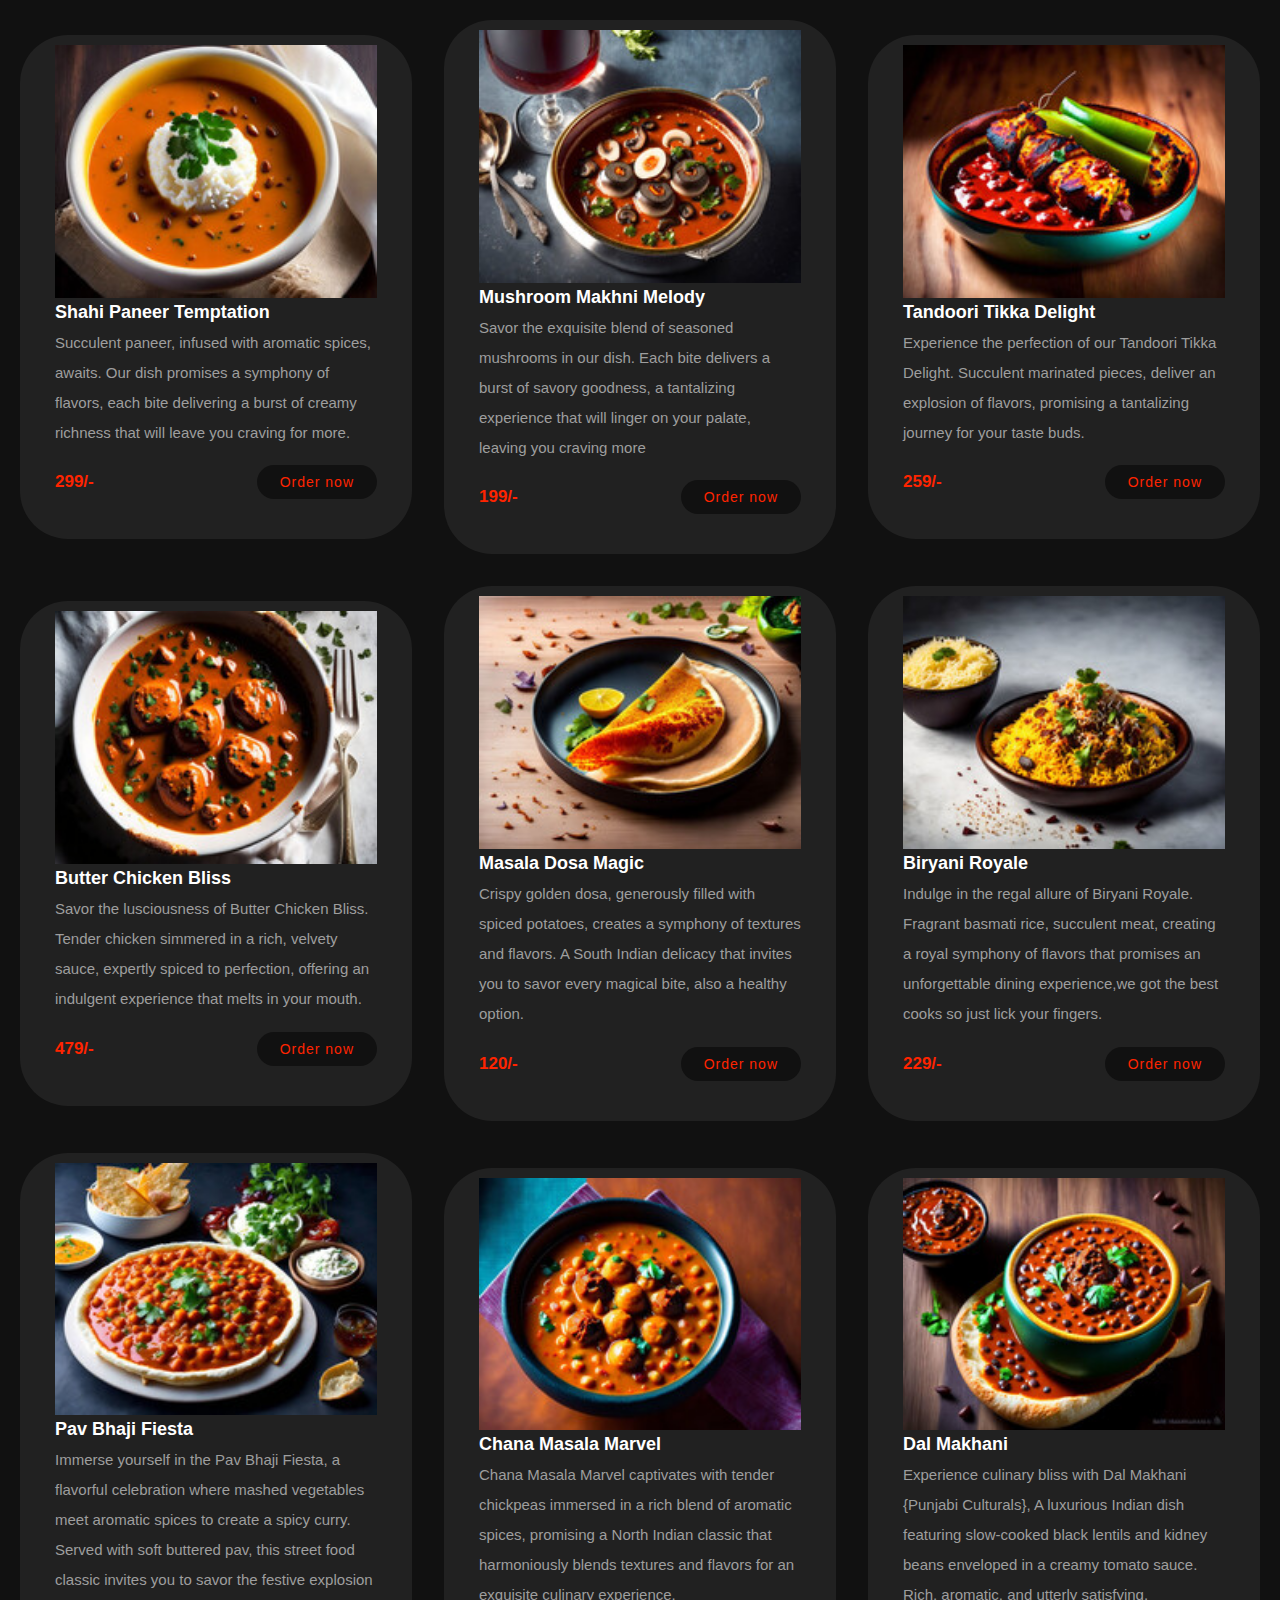
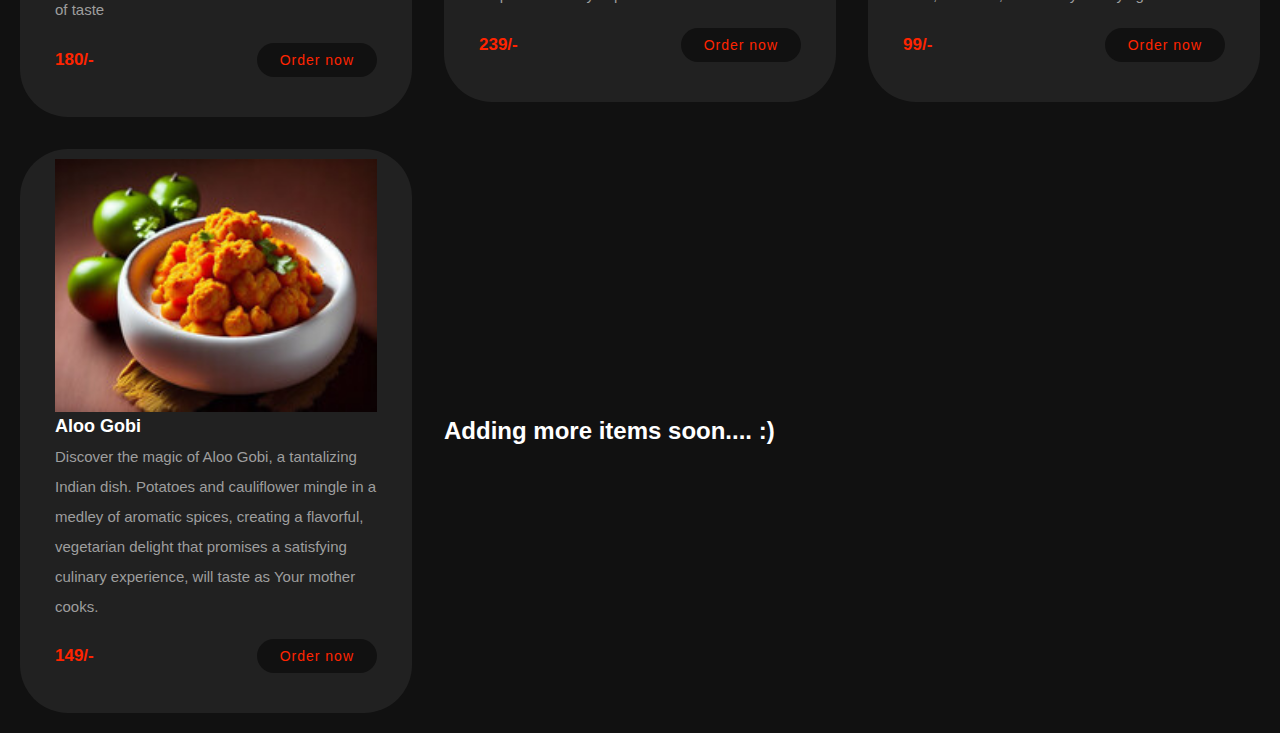
<file: allproducts.html>
<!DOCTYPE html>
<html lang="en">
<head>
    <meta charset="UTF-8">
    <meta name="viewport" content="width=device-width, initial-scale=1.0">
    <title>Document</title>
    <link rel="stylesheet" href="style.css">
    <style>
        .shop-content{
            margin:10px;
            padding:10px;
        }
    </style>
</head>
<body>
    <div class="shop-content">
        <div class="row">
          <img src="pic 1.jpg">
          <h3>Shahi Paneer Temptation</h3>
          <p>Succulent paneer, infused with aromatic spices, awaits. Our dish promises a symphony of flavors, each bite delivering a burst of creamy richness that will leave you craving for more.</p>
          <div class="in-text">
            <div class="price">
              <h6>299/-</h6>
            </div>
            <div class="s-btnn">
              <a href="#">Order now</a>
            </div>
          </div>
          <div class="top-icon">
            <a href="#"><i class='bx bxs-heart'></i></a>
          </div>
        </div>
        
        <div class="row">
          <img src="pic 2.jpg">
          <h3>Mushroom Makhni Melody</h3>
          <p>Savor the exquisite blend of seasoned mushrooms in our dish. Each bite delivers a burst of savory goodness, a tantalizing experience that will linger on your palate, leaving you craving more</p>
          <div class="in-text">
            <div class="price">
              <h6>199/-</h6>
            </div>
            <div class="s-btnn">
              <a href="#">Order now</a>
            </div>
          </div>
          <div class="top-icon">
            <a href="#"><i class='bx bxs-heart'></i></a>
          </div>
        </div>
    
        <div class="row">
          <img src="pic 3.jpg">
          <h3>Tandoori Tikka Delight</h3>
          <p>Experience the perfection of our Tandoori Tikka Delight. Succulent marinated pieces, deliver an explosion of flavors, promising a tantalizing journey for your taste buds.</p>
          <div class="in-text">
            <div class="price">
              <h6>259/-</h6>
            </div>
            <div class="s-btnn">
              <a href="#">Order now</a>
            </div>
          </div>
          <div class="top-icon">
            <a href="#"><i class='bx bxs-heart'></i></a>
          </div>
        </div>
    
        <div class="row">
          <img src="pic 4.jpg">
          <h3>Butter Chicken Bliss</h3>
          <p>Savor the lusciousness of Butter Chicken Bliss. Tender chicken simmered in a rich, velvety sauce, expertly spiced to perfection, offering an indulgent experience that melts in your mouth.</p>
          <div class="in-text">
            <div class="price">
              <h6>479/-</h6>
            </div>
            <div class="s-btnn">
              <a href="#">Order now</a>
            </div>
          </div>
          <div class="top-icon">
            <a href="#"><i class='bx bxs-heart'></i></a>
          </div>
        </div>
    
        <div class="row">
          <img src="pic 5 (1).jpg">
          <h3>Masala Dosa Magic</h3>
          <p>Crispy golden dosa, generously filled with spiced potatoes, creates a symphony of textures and flavors. A South Indian delicacy that invites you to savor every magical bite, also a healthy option.</p>
          <div class="in-text">
            <div class="price">
              <h6>120/-</h6>
            </div>
            <div class="s-btnn">
              <a href="#">Order now</a>
            </div>
          </div>
          <div class="top-icon">
            <a href="#"><i class='bx bxs-heart'></i></a>
          </div>
        </div>
    
        <div class="row">
          <img src="pic 6 (1).jpg">
          <h3>Biryani Royale</h3>
          <p>Indulge in the regal allure of Biryani Royale. Fragrant basmati rice, succulent meat, creating a royal symphony of flavors that promises an unforgettable dining experience,we got the best cooks so just lick your fingers.</p>
          <div class="in-text">
            <div class="price">
              <h6>229/-</h6>
            </div>
            <div class="s-btnn">
              <a href="#">Order now</a>
            </div>
          </div>
          <div class="top-icon">
            <a href="#"><i class='bx bxs-heart'></i></a>
          </div>
        </div>
    
        <div class="row">
          <img src="pic 7 (1).jpg">
          <h3>Pav Bhaji Fiesta</h3>
          <p>Immerse yourself in the Pav Bhaji Fiesta, a flavorful celebration where mashed vegetables meet aromatic spices to create a spicy curry. Served with soft buttered pav, this street food classic invites you to savor the festive explosion of taste</p>
          <div class="in-text">
            <div class="price">
              <h6>180/-</h6>
            </div>
            <div class="s-btnn">
              <a href="#">Order now</a>
            </div>
          </div>
          <div class="top-icon">
            <a href="#"><i class='bx bxs-heart'></i></a>
          </div>
        </div>
    
        <div class="row">
          <img src="pic 8 (1).jpg">
          <h3>Chana Masala Marvel</h3>
          <p>Chana Masala Marvel captivates with tender chickpeas immersed in a rich blend of aromatic spices, promising a North Indian classic that harmoniously blends textures and flavors for an exquisite culinary experience.</p>
          <div class="in-text">
            <div class="price">
              <h6>239/-</h6>
            </div>
            <div class="s-btnn">
              <a href="#">Order now</a>
            </div>
          </div>
          <div class="top-icon">
            <a href="#"><i class='bx bxs-heart'></i></a>
          </div>
        </div>
        <div class="row">
            <img src="daalmakhni (1).jpg">
            <h3>Dal Makhani</h3>
            <p>Experience culinary bliss with Dal Makhani {Punjabi Culturals}, A luxurious Indian dish featuring slow-cooked black lentils and kidney beans enveloped in a creamy tomato sauce. Rich, aromatic, and utterly satisfying.</p>
            <div class="in-text">
              <div class="price">
                <h6>99/-</h6>
              </div>
              <div class="s-btnn">
                <a href="#">Order now</a>
              </div>
            </div>
            <div class="top-icon">
              <a href="#"><i class='bx bxs-heart'></i></a>
            </div>
        </div>
            <div class="row">
                <img src="allu gobi (1).jpg">
                <h3>Aloo Gobi</h3>
                <p>Discover the magic of Aloo Gobi, a tantalizing Indian dish. Potatoes and cauliflower mingle in a medley of aromatic spices, creating a flavorful, vegetarian delight that promises a satisfying culinary experience, will taste as Your mother cooks.</p>
                <div class="in-text">
                  <div class="price">
                    <h6>149/-</h6>
                  </div>
                  <div class="s-btnn">
                    <a href="#">Order now</a>
                  </div>
                </div>
                <div class="top-icon">
                  <a href="#"><i class='bx bxs-heart'></i></a>
            </div>
      </div>
      <div class="end">
        <h2>Adding more items soon....  :)</h2>
      </div>
</body>
</html>
</file>
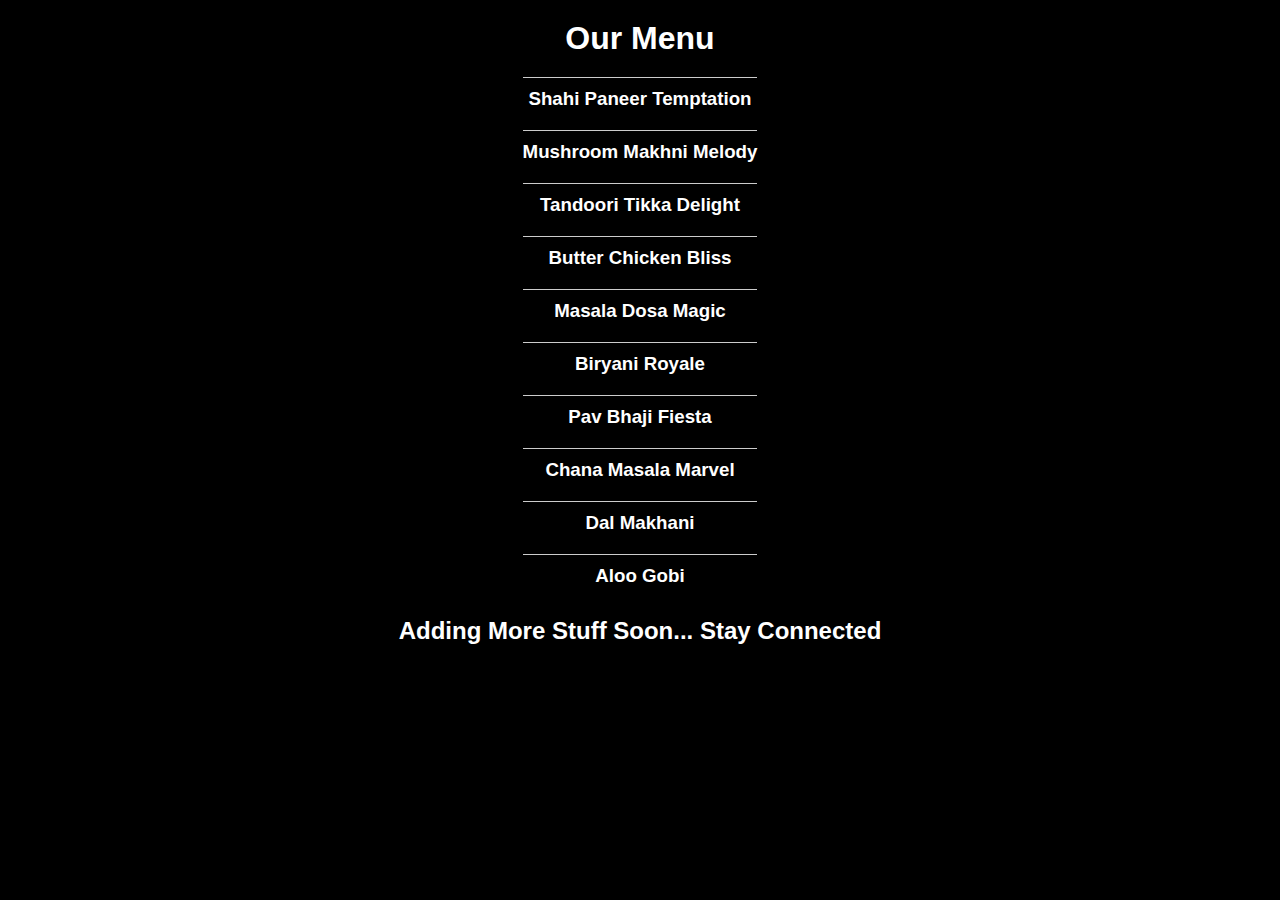
<file: menu.html>
<!DOCTYPE html>
<html lang="en">
<head>
    <meta charset="UTF-8">
    <meta name="viewport" content="width=device-width, initial-scale=1.0">
    <title>Our Menu</title>
    <style>
        body {
            margin: 0;
            padding: 0;
            font-family: 'Poppins', sans-serif;
            background-color: black; /* Set background color here */
            color: #fff;
        }

        nav {
            padding: 20px;
            text-align: center;
        }

        h1 {
            margin: 0;
            font-size: 2em;
        }

        ul {
            list-style-type: none;
            padding: 0;
            margin: 20px 0;
            display: grid;
            gap: 10px;
            justify-content: center;
        }

        li {
            border-top: 1px solid #ccc;
            padding: 10px 0;
        }

        h3 {
            margin: 0;
        }

        h2 {
            text-align: center;
            margin: 20px 0;
        }

        @media (max-width: 600px) {
            h1 {
                font-size: 1.5em;
            }

            ul {
                grid-template-columns: 1fr;
            }
        }
    </style>
</head>
<body>
    <nav>
        <h1>Our Menu</h1>
        <ul>
            <li><h3>Shahi Paneer Temptation</h3></li>
            <li><h3>Mushroom Makhni Melody</h3></li>
            <li><h3>Tandoori Tikka Delight</h3></li>
            <li><h3>Butter Chicken Bliss</h3></li>
            <li><h3>Masala Dosa Magic</h3></li>
            <li><h3>Biryani Royale</h3></li>
            <li><h3>Pav Bhaji Fiesta</h3></li>
            <li><h3>Chana Masala Marvel</h3></li>
            <li><h3>Dal Makhani</h3></li>
            <li><h3>Aloo Gobi</h3></li>
        </ul>

        <h2>Adding More Stuff Soon... Stay Connected</h2>
    </nav>
</body>
</html>
</file>
<file: style.css>
*{
    padding: 0;
    margin: 0;
    box-sizing: border-box;
    font-family: 'Poppins', sans-serif;
    list-style: none;
    text-decoration: none;
    scroll-behavior: smooth;
    scroll-padding-top: 3rem;
}
:root{
    --main-color:#FF2400;
    --text-color:#fff;
    --other-color:#212121;
    --second-color:#9e9e9e;
    --bg-color:#111111;

    --big-font:4.5rem;
    --h2-font:2.6rem;
    --p-font:1.1rem;
}

body{
    background: var(--bg-color);
    color: var(--text-color);
}

header{
    position:fixed;
    width: 100%;
    top: 0;
    right: 0;
    z-index: 1000;
    display: flex;
    align-items: center;
    justify-content: space-between;
    background: transparent;
    padding: 30px 14%;
    transition: all .50s ease;
}

.logo{
    display: flex;
    align-items: center;
    color: var(--text-color);
    font-size: 33px;
    font-weight: 700;
}

.logo i{
    vertical-align: middle;
    margin-right: 8px;
    color: var(--main-color);
}

.navlist{
    display: flex;
}

 .navlist a{
    color: var(--text-color);
    font-size: var(--p-font);
    font-weight: 600;
    margin: 0 30px;
    transition: all .50s ease;

 }   

.navlist a:hover{
    color: var(--main-color);
}

.navlist a.active{
    color: var(--main-color);
}

.nav-icons{
    display:flex;
    align-items: center;
    padding: 8px 15px;
    background:var(--main-color);
    border-radius: 3rem;
    box-shadow: #ff9f0d 0px 1px 25px;
}

.nav-icons i{
    vertical-align: middle;
    font-size: 14px;
    color: var(--bg-color);
    margin-right: 8px;
    margin-left: 5px;
    transition: all .50s ease;
}

#menu-icon{
    font-size: 32px;
    color: var(--bg-color);
    z-index: 10001;
    cursor: pointer;
    display: none;
}

.nav-icons i:hover{
    transform: scale(1.1);
    color: var(--text-color);
}

section{
    padding: 70px 14% 60px;
}

.home{
    position: relative;
    height: 100vh;
    width: 100%;
    display: grid;
    grid-template-columns: repeat(2,1fr);
    align-items: center;
    gap: 2rem;
}


.home-img  img{
    width: 100%;
    height:auto
}

.home-text{
    font-size: 50px;
}

.home-text h1{
    font-size: var(--big-color);
    font-weight: 700px;
    line-height: 1.3;
    margin-bottom: 3rem;

    
}

span{
    color: var(--main-color);
}

.btn{
    display: inline-block;
    padding: 15px 35px;
    background: var(--other-color);
    color: var(--main-color);
    font-size: var(--p-font);
    font-weight: 500;
    letter-spacing: 1px;
    border-radius: 3rem;
    transition: all .50s ease;
}
 
.btn i{
    vertical-align: middle;
    margin-left: 9px;
    font-size: 22px;
}

.btn:hover{
    background:var(--main-color);
    color: var(--bg-color);
    box-shadow: #ff9f0d 0px 1px 25px;

}

.btn2{
    font-size: 20px;
    display: inline-block;
    margin-left: 30px;
    font-size: var(--p-font);
    font-weight: 500;
    letter-spacing: 1px;
    border-bottom: 3px solid var(--main-color);
    color: var(--main-color);
    transition: all .50s ease;
}

.btn2:hover{
    transform: scale(1.1) translateX(12px);

}

header.sticky{
    padding: 12px 14%;
    background: var(--other-color);
}

.container{
    padding: 30px  14%  70px;
    display: grid;
    grid-template-columns: repeat(auto-fit,minmax(300px,auto));
    gap: 2rem;
    text-align: center;
}

.container-box{
    padding: 43px 43px 43px 43px;
    background: var(--other-color);
    border-radius: 3rem;
}

.container-box img{
    width: 100%;
    max-width: 50px;
    height: auto;
}

.container-box h3{
    font-size: 21px;
    font-weight: bold;
    margin: 16px 0;
}

.container-box a{
    color: var(--second-color);
    font-size: var(--p-font);
    letter-spacing: 1px;
    transition: all .50s ease;
}

.container-box a:hover{
    color: var(--main-color);
}


.about{
    display: grid;
    grid-template-columns: repeat(2,1fr);
    align-items: center;
    gap: 4rem;
}

.about-img img{
    width: 100%;
    height: auto;
}

.about-text h2{
    font-size: var(--h2-font);
    line-height: 1.3;
    margin-bottom: 2rem;
}

.about-text p{
    color: var(--second-color);
    font-size: var(--p-font);
    line-height: 30px;
    margin-bottom:3rem;
}

.middle-text{
    text-align: center;
}

.middle-text h4{
    font-size: 20px;
    font-weight: 700;
    margin-bottom: 10px;
    color: var(--main-color);
}

.middle-text h2{
    font-size: var(--h2-font);
}

.shop-content{
    display: grid;
    grid-template-columns: repeat(auto-fit,minmax(300px, auto));
    gap: 2rem;
    align-items: center;
    margin-top: 4rem;
}

.row{
    position: relative;
    padding: 10px 35px 40px;
    background: var(--other-color);
    border-radius: 3rem;
}

.row img{
    width: 100%;
    height: auto;
    transition: transform .50s ease;
    cursor: pointer;
}

.row h3{
    font-size: 18px;
    margin-bottom: 5px;
    font-weight: 700;
}

.row p{
    color:var(--second-color);
    font-size: var(--p-font);
    line-height: 30px;
    margin-bottom: 1.1rem;
}

.in-text{
    display: flex;
    align-items: center;
    justify-content: space-between;
}

.in-text .price h6{
    font-size: 17px;
    color: var(--main-color);
    font-weight: 600;
}

.in-text .s-btnn a{
    display: inline-block;
    padding: 9px 23px;
    background: var(--bg-color);
    color: var(--main-color);
    font-size: 14px;
    font-weight: 500;
    letter-spacing: 1px;
    border-radius: 3rem;
    transition: all .50s ease;
}

.in-text .s-btnn a:hover{
    background: var(--main-color);
    color: var(--bg-color);
    box-shadow: #ff9f0d 0px 1px 25px;
}

.top-icon{
    position: absolute;
    top: 30px;
    left: 35px;
}

.top-icon i{
    font-size: 22px;
    color: var(--main-color);
}

.row-btn{
    text-align: center;
    margin-top: 6rem;
}

.row img:hover{
    transform: scale(1.1);
}

.review-content{
    display: grid;
    grid-template-columns: repeat(auto-fit,minmax(300px,auto));
    gap: 2rem;
    align-items: center;
    margin-top: 4rem;
}

.box{
    padding: 35px;
    background: var(--other-color);
    border-radius: 3rem;
}

.box p{
    color: var(--second-color);
    font-size: var(--p-font);
    line-height: 30px;
    margin-bottom: 1.5rem;
}

.in-box{
    display: flex;
    align-items: center;
    gap: 30px;
}

.bx-img img{
    width: 100%;
    height: auto;
    border-radius: 3rem;

}

.bxx-text h4{
    margin: 5px 0;
    font-size: 18px;

}

.bxx-text h5{
    color: var(--second-color);
    font-size: 14px;
    font-weight: 500;
    letter-spacing: 1px;
    margin-bottom: 10px;
}

.ratings i{
    color: var(--main-color);
    font-size: 18px;
    margin-right: 5px;
}

.contact-content{
    display: flex;
    align-items: center;
    flex-wrap: wrap;
    flex-direction: column;
}

.contact-img{
    display: flex;
    flex-wrap: wrap;
    text-align: center;
    gap: 4rem;
    margin-bottom: 5rem;
}

.contact-img img{
    width: 100%;
    max-width: 200px;
    height: auto;
    cursor: pointer;
    transition: all .50s ease;
}

.contact-img img:hover{
    transform: scale(0.9);
}

.contact-text{
    text-align: center;
    margin-bottom: 4rem;
}

.contact-text h2{
    font-size: var(--h2-font);
    margin-bottom: 10px;
}

.contact-text p{
    color: var(--second-color);
    font-size: var(--p-font);
    max-width: 950px;
    line-height: 30px;
    margin-bottom: 3rem;
}

.social i{
    display: inline-block;
    font-size: 32px;
    color: var(--second-color);
    margin: 0 20px;
    transition: all .50s ease;
}

.social .clr i{
    color: var(--main-color);
}

.social i:hover{
    color: var(--main-color);
}

.details{
    display: flex;
    flex-wrap: wrap;
    align-items: center;
    gap: 3rem;
}

.main-d a{
    display: flex;
    align-items: center;
    color: var(--text-color);
    font-size: 20px;
    font-weight: 600;
}

.main-d i{
    vertical-align: middle;
    margin-right: 12px;
    font-size: 28px;
    color: var(--main-color);

}

.scroll{
    position: fixed;
    bottom: 2.2rem;
    border-top: 2rem;
    right: 3.2rem;
}

.scroll i{
    font-size: 22px;
    color: var(--text-color);
    border-radius: 2rem;
    background: var(--main-color);
    padding: 10px;
}

@media (max-width:1545px){
    header{
        padding: 22px 4%;
        transition: .2s;
    }
    header.sticky{
        padding: 14px 4%;
        transition: .2s;
    }
    section{
        padding: 50px 4% 40px;
        transition: .2s;
    }
    .container{
        padding: 30px 4% 50px;
    }
}

@media (max-width:1545px){
    :root{
        --big-font:4rem;
        --h2-font:2.2rem;
        --p-font:15px;
    }
    .home{
        height: 85vh;
    }
}

@media (max-width:1060px){
    #menu-icon{
        display: initial;
    }
    .navlist{
        position: absolute;
        top: -1000px;
        left: 0;
        right: 0;
        display: flex;
        flex-direction: column;
        text-align: left;
        background: var(--other-color);
        transition: all .50s ease;
    }
    .navlist a{
        display: block;
        padding: 0.5rem;
        margin: 1rem;
        border-left: 2px solid var(--main-color);

    }
    .navlist-open{
        top: 100%;
    }
}

@media (max-width:1045px){
    :root{
        --big-font:3.3rem;
        --h2-font:2rem;
    }
    .home-img img{
        width: 100%;
        max-width: 490px;
        height: auto;
    }
    .about-img img{
        width: 100%;
        max-width: 490px;
        height: auto;
    }
    .home{
        height: 70vh;
    }
}

@media (max-width:860px){
    .home{
        grid-template-columns: 1fr;
        height: 118vh;
    }
    .home-text{
        padding-top: 60px;
    }
    .home-img{
        text-align: center;
    }
    .about{
        grid-template-columns: 1fr;
    }
    .about-img{
        text-align: center;
    }
}

@media (max-width:520px){
    .contact-img{
        gap: 1.5rem;
    }
    .contact-img img{
        width: 100%;
        max-width: 170px;
        height: auto;
    }
    .social i{
        margin: 0 10px;
    }
    .contact-text p{
        max-width: 100%;
    }
    .details{
        gap: 1.5rem;
    }
}


@media (max-width:475px){
    :root{
        --big-font:2.8rem;
        --h2-font:2rem;
    }
}

@media (max-width:440px){
    .home{
        height: 110vh;
        gap: 0.1rem;
    }
}
</file>
